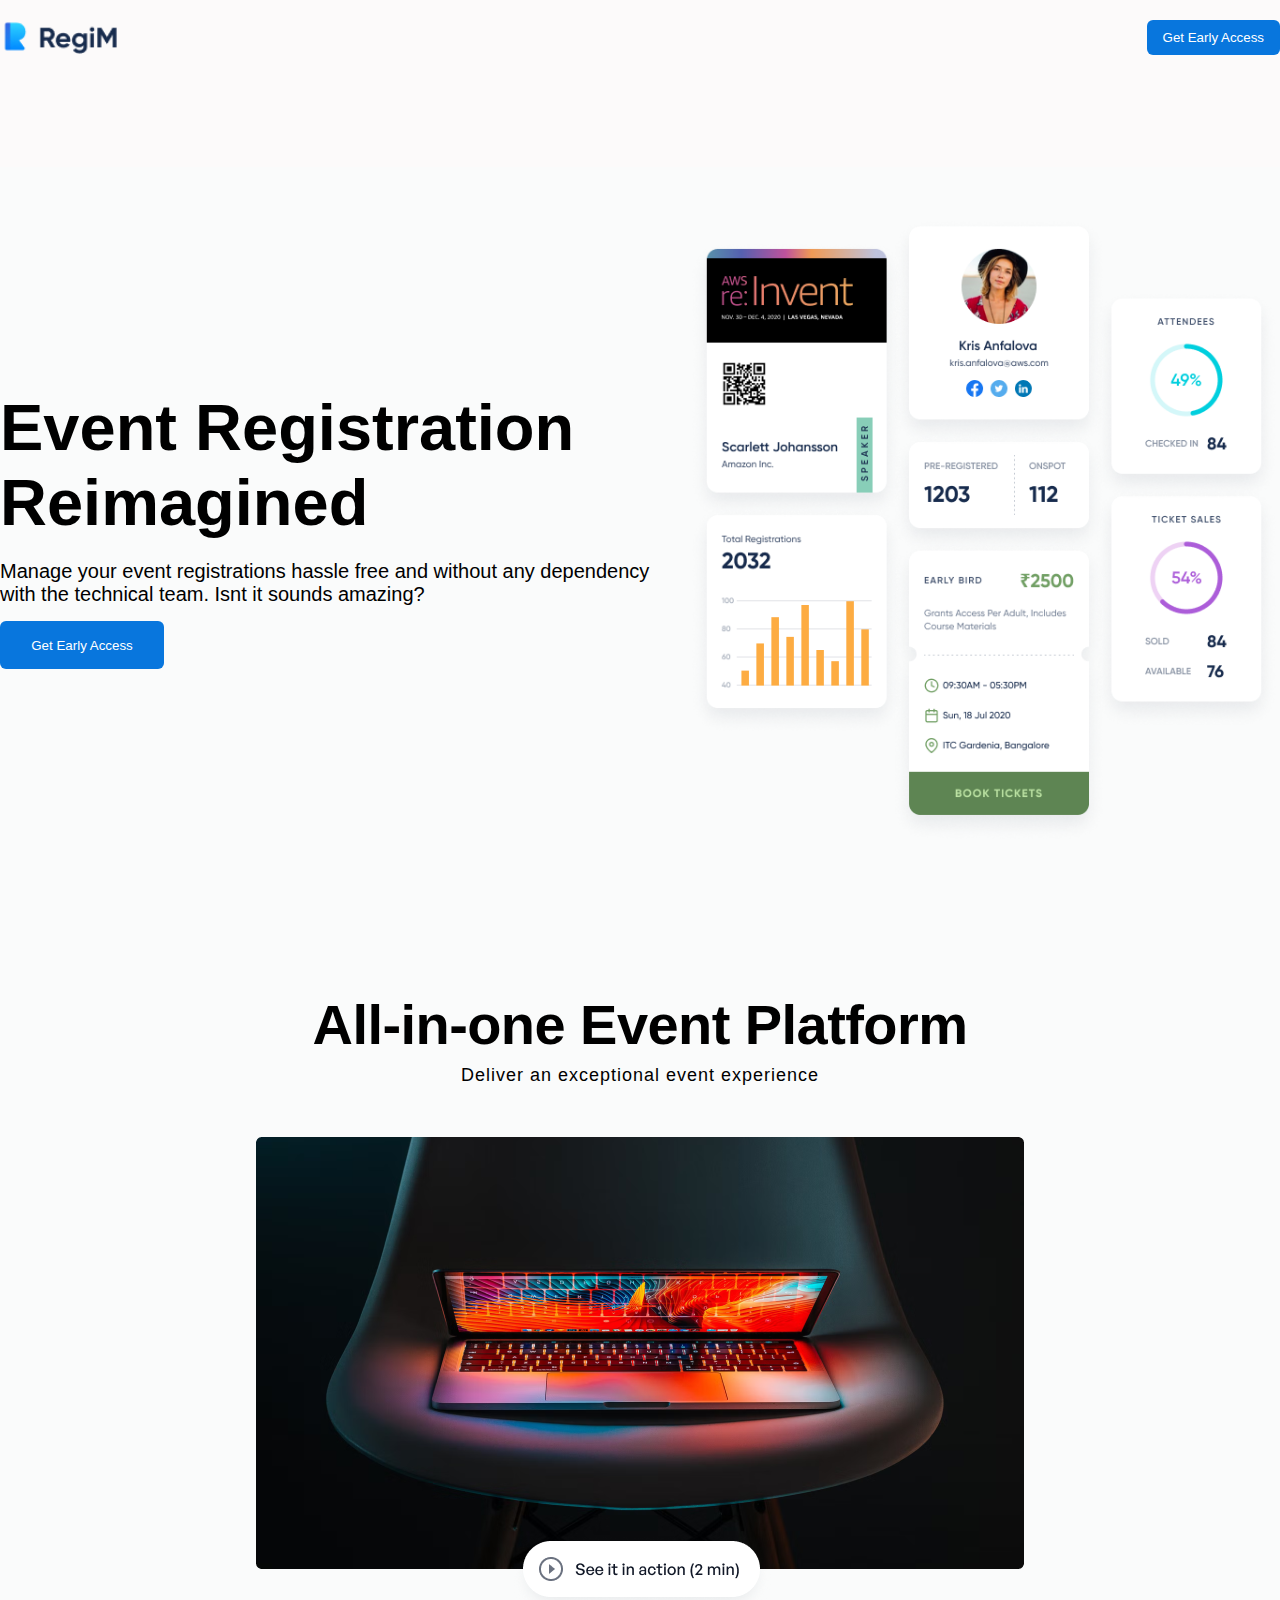
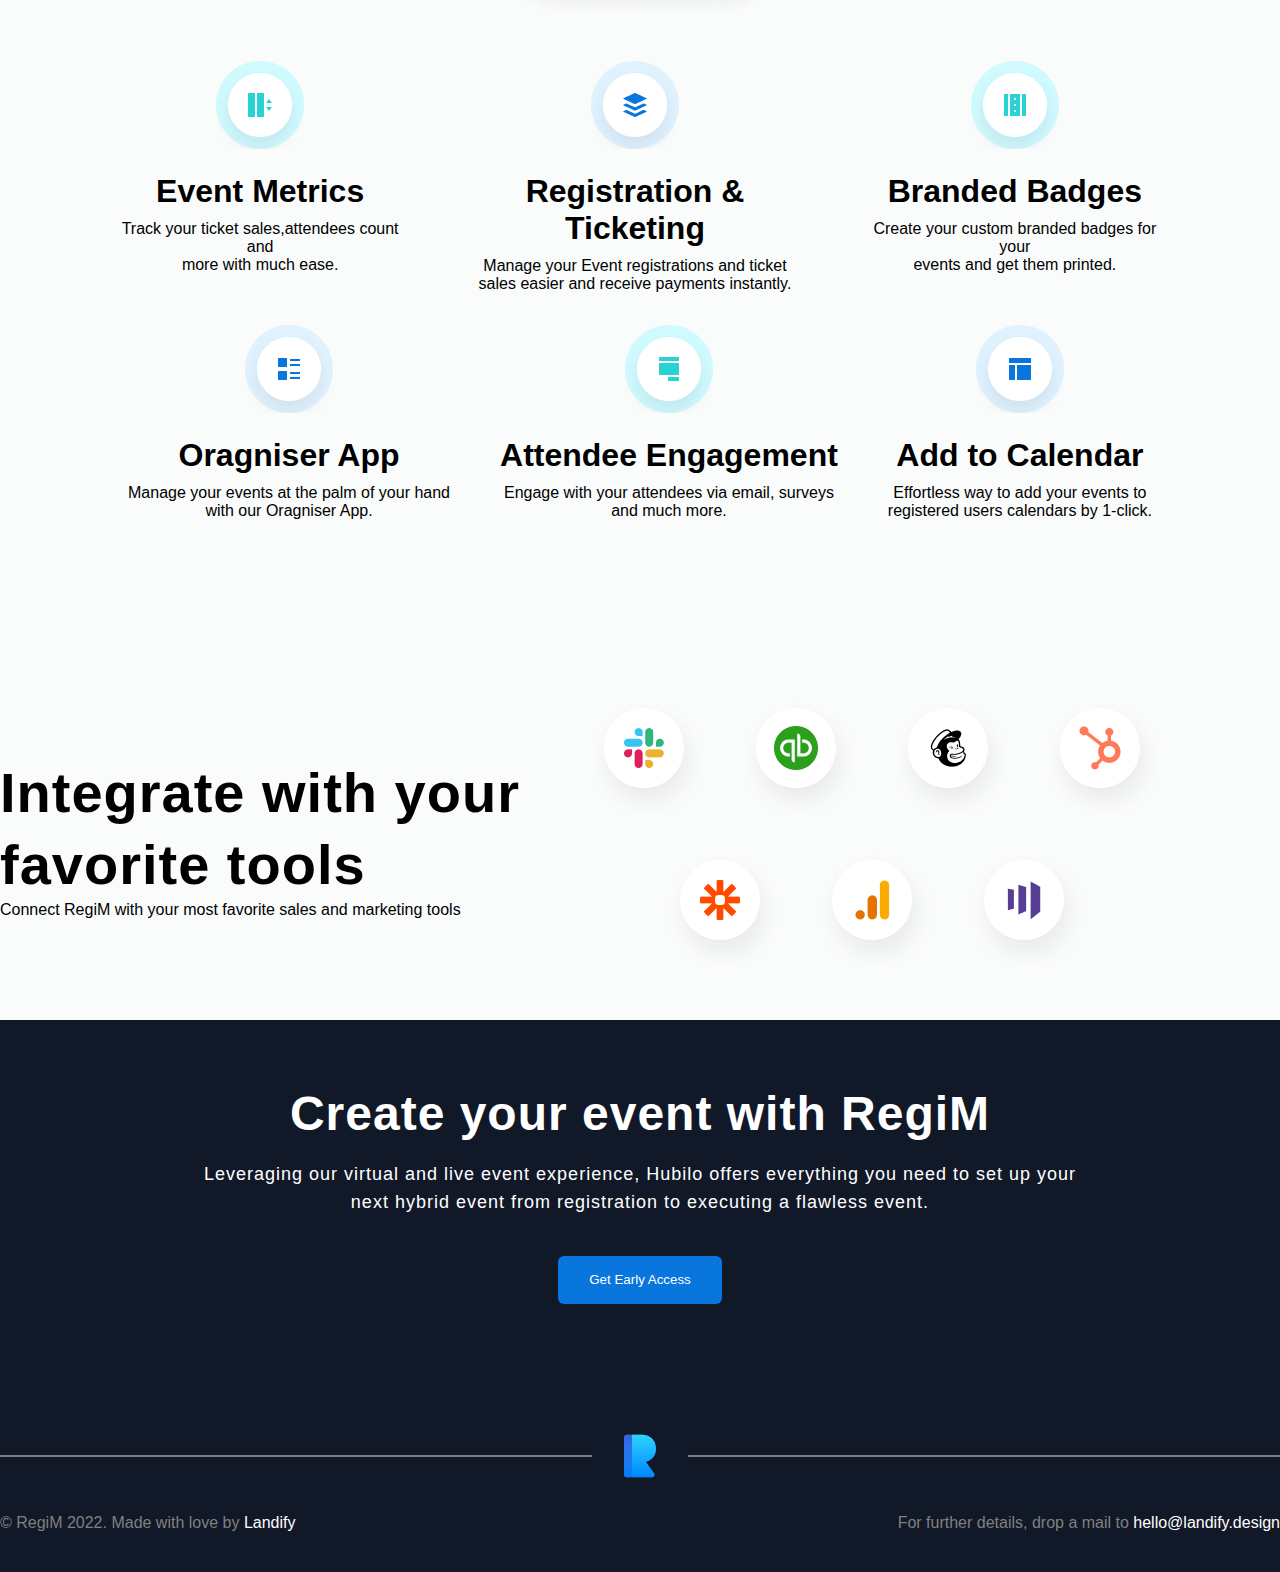
<file: iindeax.html>
<!DOCTYPE html>
<html lang="en">

<head>
    <meta charset="UTF-8">
    <title>Document</title>
    <link rel="stylesheet" href="./css/mmain.css">
</head>

<body>
    <header class="header">
        <div class="header-container">
            <div style="display: flex;" class="header-img">
                <img src="./Logo (6).png" alt="">
            </div>

            <div class="header-logo">
                <button class="header-logo-btn">Get Early Access</button>
            </div>
        </div>
    </header>

    <section class="hero">
        <div class="hero-container">
            <div class="hero-logo">
                <h1 class="hero-text">Event Registration
                    Reimagined</h1>
                <p class="hero-info">Manage your event registrations hassle free and without any dependency with the
                    technical team. Isnt it sounds amazing?</p>
                <button class="hero-btn">Get Early Access</button>
            </div>
            <img class="hero-img" src="./mockups.png" alt="">
        </div>
    </section>

    <section class="all-in">
        <div class="platform">
            <h2 class="all-in-text">All-in-one Event Platform</h2>
            <p class="all-in-info">Deliver an exceptional event experience</p>
            <div class="lap-top">
                <img src="./Video.png" alt="">
            </div>

            <div class="event">
                <div class="icon">
                    <div class="event-cart">
                        <div>
                            <img src="./Feature Icon.png" alt="" class="event-img1">
                            <h1 class="event-text">Event Metrics</h1>
                            <p class="event-info">Track your ticket sales,attendees count and <br> more with much ease.
                            </p>
                        </div>
                        <div>
                            <img src="./Feature Icon (1).png" alt="" class="event-img1">
                            <h1 class="event-text">Registration & Ticketing</h1>
                            <p class="event-info">Manage your Event registrations and ticket <br> sales easier and
                                receive
                                payments instantly.</p>
                        </div>
                        <div>
                            <img src="./Feature Icon (2).png" alt="" class="event-img1">
                            <h1 class="event-text">Branded Badges</h1>
                            <p class="event-info">Create your custom branded badges for your <br> events and get them
                                printed.
                            </p>
                        </div>
                    </div>
                    <div class="event-cart-1">
                        <div>
                            <img src="./Feature Icon (4).png" alt="" class="event-img1">
                            <h1 class="event-text">Oragniser App</h1>
                            <p class="event-info">Manage your events at the palm of your hand <br> with our Oragniser
                                App.
                            </p>
                        </div>
                        <div>
                            <img src="./Feature Icon (5).png" alt="" class="event-img1">
                            <h1 class="event-text">Attendee Engagement</h1>
                            <p class="event-info">Engage with your attendees via email, surveys <br> and much more.</p>
                        </div>
                        <div>
                            <img src="./Feature Icon (6).png" alt="" class="event-img1">
                            <h1 class="event-text">Add to Calendar</h1>
                            <p class="event-info">Effortless way to add your events to <br> registered users calendars
                                by
                                1-click.</p>
                        </div>
                    </div>
                </div>
            </div>
        </div>
    </section>

    <section class="Integrate">
        <div class="Integrate-container">
            <div class="Integrate-tex-box">
                <h2 class="Integrate-text">Integrate with your <br> favorite tools</h2>
                <p class="Integrate-info">Connect RegiM with your most favorite sales and marketing tools</p>
            </div>
            <div class="img-Integrate">
                <img src="./Logos.png" alt="" class="Integrate-img">
            </div>
        </div>
    </section>

    <section class="Create">
        <div class="Create-container">
            <h2 class="Create-text">Create your event with RegiM</h2>
            <p class="Create-info">Leveraging our virtual and live event experience, Hubilo offers everything you need
                to set up your<br>next hybrid event from registration to executing a flawless event.</p>
            <button class="Create-btn">Get Early Access</button>
        </div>
    </section>

    <Footer class="RegiM">
        <div class="RegiM-container">
            <div class="RegiM-img">
                <div class="footer__line"></div>
                <img class="RegiM-img-1" src="./LOGO (5).png" alt="">
                <div class="footer__line"></div>
            </div>
            <div class="RegiM-text">
                <p class="RegiM-info">© RegiM 2022. Made with love by <span class="hh3">Landify</span></p>
                <p class="RegiM-info">For further details, drop a mail to <span class="h3">hello@landify.design</span>
                </p>
            </div>
        </div>
    </Footer>
</body>

</html>
</file>
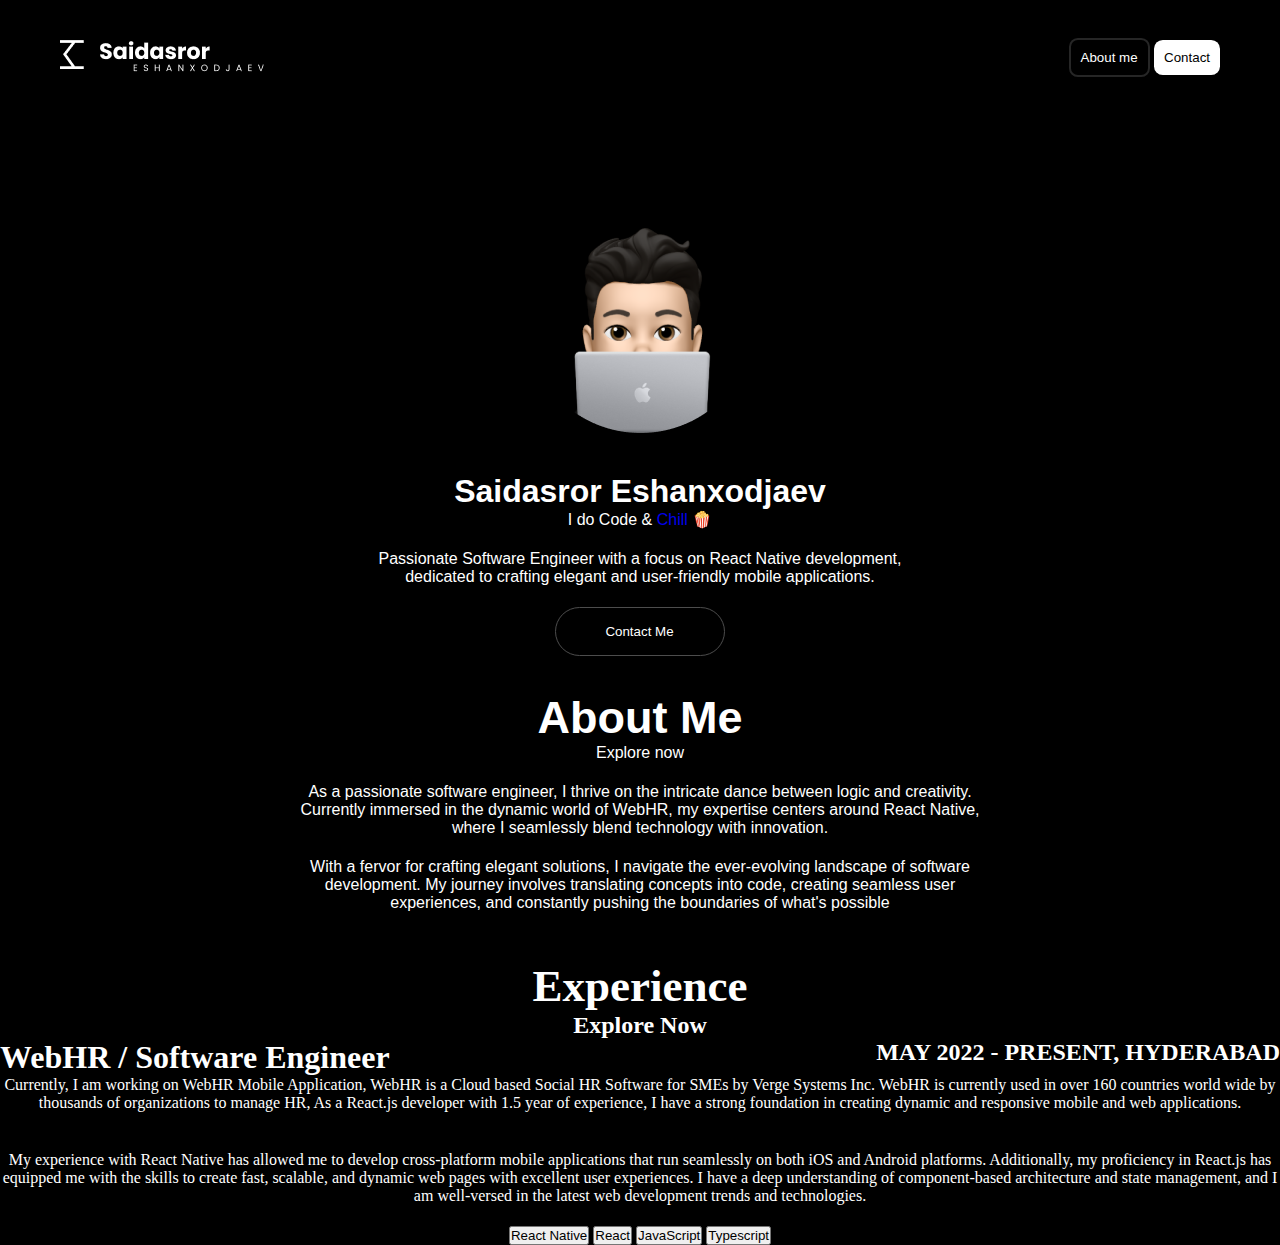
<file: ss.html>
<!DOCTYPE html>
<html lang="en">

<head>
    <meta charset="UTF-8">
    <meta name="viewport" content="width=device-width, initial-scale=1.0">
    <link rel="stylesheet" href="./css/ss.css">
    <title>Document</title>
</head>

<body>

    <div class="bbbbbboooooox">
        <header class="header">
            <div class="header-container">
                <a class="header-style" href="#">
                    <img src="img/Logo (4).png" alt="">
                </a>
                <div class="class">
                    <button class="header-btn-dark">About me</button>
                    <button class="header-btn">Contact</button>
                </div>
            </div>
        </header>
        <section class="hero">
            <div class="hero-contaner">
                <img class="hero    -img" src="/img/Mask group.png" alt="">
                <h1>Saidasror Eshanxodjaev</h1>
                <p>I do Code & <a class="aaa" style="list-style: none; text-decoration: none;" href="#">Chill 🍿</a></p>
                <p>Passionate Software Engineer with a focus on React Native development,
                    dedicated to crafting elegant and user-friendly mobile applications.</p>
                <button class="hero-btn">Contact Me</button>
            </div>
        </section>
        <section class="hero-hero">
            <div class="hero--">
                <h1 class="hh1">About Me</h1>
                <p>Explore now</p>
                <div class="concepts">
                    <p class="pp">As a passionate software engineer, I thrive on the intricate dance between logic and
                        creativity.
                        Currently immersed in the dynamic world of WebHR, my expertise centers around React Native,
                        where I
                        seamlessly blend technology with innovation.</p>
                    <p class="ppp">With a fervor for crafting elegant solutions, I navigate the ever-evolving landscape
                        of software
                        development. My journey involves translating concepts into code, creating seamless user
                        experiences,
                        and
                        constantly pushing the boundaries of what's possible</p>
                </div>
            </div>
        </section>
    </div>
    <section class="section-hero">
        <div class="Experience">
            <h1 class="section-text-hero-bbtn">Experience</h1>
            <h2 class="section-text-hero">Explore Now</h2>
            <div class="div23">
                <h1 class="hero-section-text">WebHR / Software Engineer</h1>
                <h2 class="hero-section-title">MAY 2022 - PRESENT, HYDERABAD</h2>
            </div>
            <p class="title-hero-section">Currently, I am working on WebHR Mobile Application, WebHR is a Cloud based Social HR Software for SMEs by Verge Systems Inc. WebHR is currently used in over 160 countries world wide by thousands of organizations to manage HR, As a React.js developer with 1.5 year of experience, I have a strong foundation in creating dynamic and responsive mobile and web applications.</p>
            <p class="title-hero-section">
                <br>
                My experience with React Native has allowed me to develop cross-platform mobile applications that run seamlessly on both iOS and Android platforms. Additionally, my proficiency in React.js has equipped me with the skills to create fast, scalable, and dynamic web pages with excellent user experiences. I have a deep understanding of component-based architecture and state management, and I am well-versed in the latest web development trends
                and technologies.</p>
                <div class="ddiv2233">
                <button class="hero-section-btn-btn">React Native</button>  
                <button class="hero-section-btn-btn">React</button> 
                <button class="hero-section-btn-btn">JavaScript</button>  
                <button class="hero-section-btn-btn">Typescript</button>  
            </div>
            </div>
    </section>
</body>

</html>
</file>
<file: css/mmain.css>
body {
    background-color: #fff;
}

* {
    padding: 0;
    margin: 0;
    box-sizing: border-box;
}

.header {
    padding-top: 20px;
    padding-bottom: 112px;
    background-color: #fcfafa;
}

.header-container {
    display: flex;
    max-width: 1400px;
    margin-left: auto;
    margin-right: auto;
    justify-content: space-between;
}

.header-logo {}

.header-logo-btn {
    background-color: #0876DD;
    padding: 10px 16px;
    color: #ffffff;
    border: none;
    border-radius: 6px;
}

.hero {
    padding-top: 50px;
    padding-bottom: 50px;
    background-color: #FAFBFB;
    font-family: sans-serif;
}

.hero-container {
    max-width: 1400px;
    margin-left: auto;
    margin-right: auto;
    display: flex;
    align-items: center;
}

.hero-btn {
    width: 164px;
    height: 48px;
    padding: 12px 16px 12px 16px;
    gap: 8px;
    border-radius: 6px;
    background-color: #0876DD;
    border: none;
    color: white;
}

.hero-text {
    margin-bottom: 20px;
    font-size: 65px;
    font-family: sans-serif;
}

.hero-info {
    margin-bottom: 15px;
    font-size: 20px;
}

.hero-img {
    width: 592px;
    top: 112px;
    left: 736px;
}

.hero-logo {
    align-items: center;
}

.all-in {
    width: Fixed 1, 440px;
    height: 1, 420px;
    padding: 96px 112px 96px 112px;
    gap: 48px;
    margin-left: auto;
    margin-right: auto;
    text-align: center;
    background-color: #FAFBFB;
}

.platform {}

.all-in-text {
    font-family: General Sans ,sans-serif;
    font-size: 56px;
    font-weight: 600;
    line-height: 72px;
    letter-spacing: -0.01em;
}

.all-in-info {
    font-family: General Sans ,sans-serif;
    font-size: 18px;
    font-weight: 400;
    line-height: 28px;
    letter-spacing: 1px;
}
.lap-top{
    margin-top: 48px;
}

.event {
    padding-top: 40px;
    padding-bottom: 40px;
    background-color: #FAFBFB;
}

.icon {}

.event-cart {
    display: flex;
    gap: 50px;
    justify-content: center;
    margin-bottom: 32px;
}

.event-cart-1 {
    display: flex;
    gap: 50px;
    justify-content: center;
}

.event-img1 {}

.event-text {
    margin-top: 20px;
    font-family: sans-serif;
}

.event-info {
    margin-top: 10px;
    font-family: sans-serif;
}

.Integrate {
    padding-top: 40px;
    padding-bottom: 40px;
    background-color: #FAFBFB;
}

.Integrate-container {
    max-width: 1400px;
    margin-left: auto;
    margin-right: auto;
    display: flex;
    align-items: center;
}

.Integrate-tex-box {}

.Integrate-text {
    font-family: sans-serif;
    font-size: 56px;
    font-weight: 600;
    line-height: 72px;
    letter-spacing: 1px;
    text-align: left;
}

.Integrate-info {
    font-family: sans-serif;
}

.img-Integrate {
    margin-left: auto;
    margin-right: 112px;
}

.Create {
    width: 1, 440px;
    padding: 64px 112px 64px 112px;
    gap: 10px;
    background-color: #111827;
}

.Create-container {
    max-width: 1400px;
    margin-left: auto;
    margin-right: auto;
    align-items: center;
    text-align: center;
}

.Create-text {
    font-family: sans-serif;
    font-size: 48px;
    font-weight: 600;
    line-height: 60px;
    letter-spacing: 1px;
    color: white;
}

.Create-info {
    font-family: sans-serif;
    font-size: 18px;
    font-weight: 400;
    line-height: 28px;
    letter-spacing: 1px;
    text-align: center;
    color: white;
    margin-top: 16px;
}

.Create-btn {
    width: 164px;
    height: 48px;
    padding: 12px 16px 12px 16px;
    gap: 8px;
    border-radius: 6px;
    background-color: #0876DD;
    color: white;
    border: none;
    margin-top: 40px;
}

.RegiM {
    padding-bottom: 40px;
    padding-top: 64px;
    gap: 10px;
    background-color: #111827;
    color: white;
}

.RegiM-container {
    max-width: 1400px;
    margin-left: auto;
    margin-right: auto;
    align-items: center;
    text-align: center;
}

.RegiM-img {
    display: flex;
    justify-content: space-between;
    align-items: center;
}

.RegiM-img-1 {}

.RegiM-text {
    display: flex;
    justify-content: space-between;
    margin-top: 34px;
    font-family: sans-serif;
}

.RegiM-info {
    color: gray;
}

.hh3 {
    color: white;
}

.h3 {
    color: white;
}


.footer__line {
    width: 600px;
    height: 2px;
    background-color: gray;

}
</file>
<file: css/ss.css>
* {
    padding: 0;
    margin: 0;
    box-sizing: border-box;
}

.header {
    background-color: #000000;
    padding-top: 35px;
    padding-bottom: 122px;
}

.header-container {
    max-width: 1200px;
    margin-left: auto;
    margin-right: auto;
    display: flex;
    align-items: center;
    padding-left: 20px;
    padding-right: 20px;
}

.class {
    margin-left: auto;
}

.header-btn {
    background-color: white;
    color: #000000;
    padding: 10px;
    border-radius: 8.8px;
    border: none;
}

.header-btn-dark {
    background-color: black;
    color: white;
    padding: 10px;
    border-radius: 8.8px;
    border: 2px solid #262626;
}
.hero{
    background-color: #000000;
    padding-bottom: 36px;
}
.hero-contaner {
    text-align: center;
    color: white;
    width: 587px;
    margin-left: auto;
    margin-right: auto;
}

.hero-btn {
    color: white;
    background-color: #000000;
    padding-top: 16px ;
    padding-bottom: 16px;
    padding-left: 49px;
    padding-right: 50px;
    border-radius: 75px;
    border: 1px solid #4D4D4D;
}
p{
    padding-bottom: 21px;
}
.hero-hero{
    background-color: #000000;
    color: white;
    margin-left: auto;
    margin-right: auto;
    text-align: center;
    padding-bottom: 27px;
}
.hh1{
    font-size: 45px;
}
.concepts{
    max-width: 706px;
    margin-left: auto;
    margin-right: auto;
}
.bbbbbboooooox{
    font-family: sans-serif ;
}

.section-hero{
    background-color: #000000;
    color: white;
    margin-left: auto;
    margin-right: auto;
    text-align: center;
}
.div23{
    display: flex;
    justify-content: space-between;
}
.ddiv2233{
    margin-left: auto;
}
.section-text-hero-bbtn{
    font-size: 45px;
}
</file>
